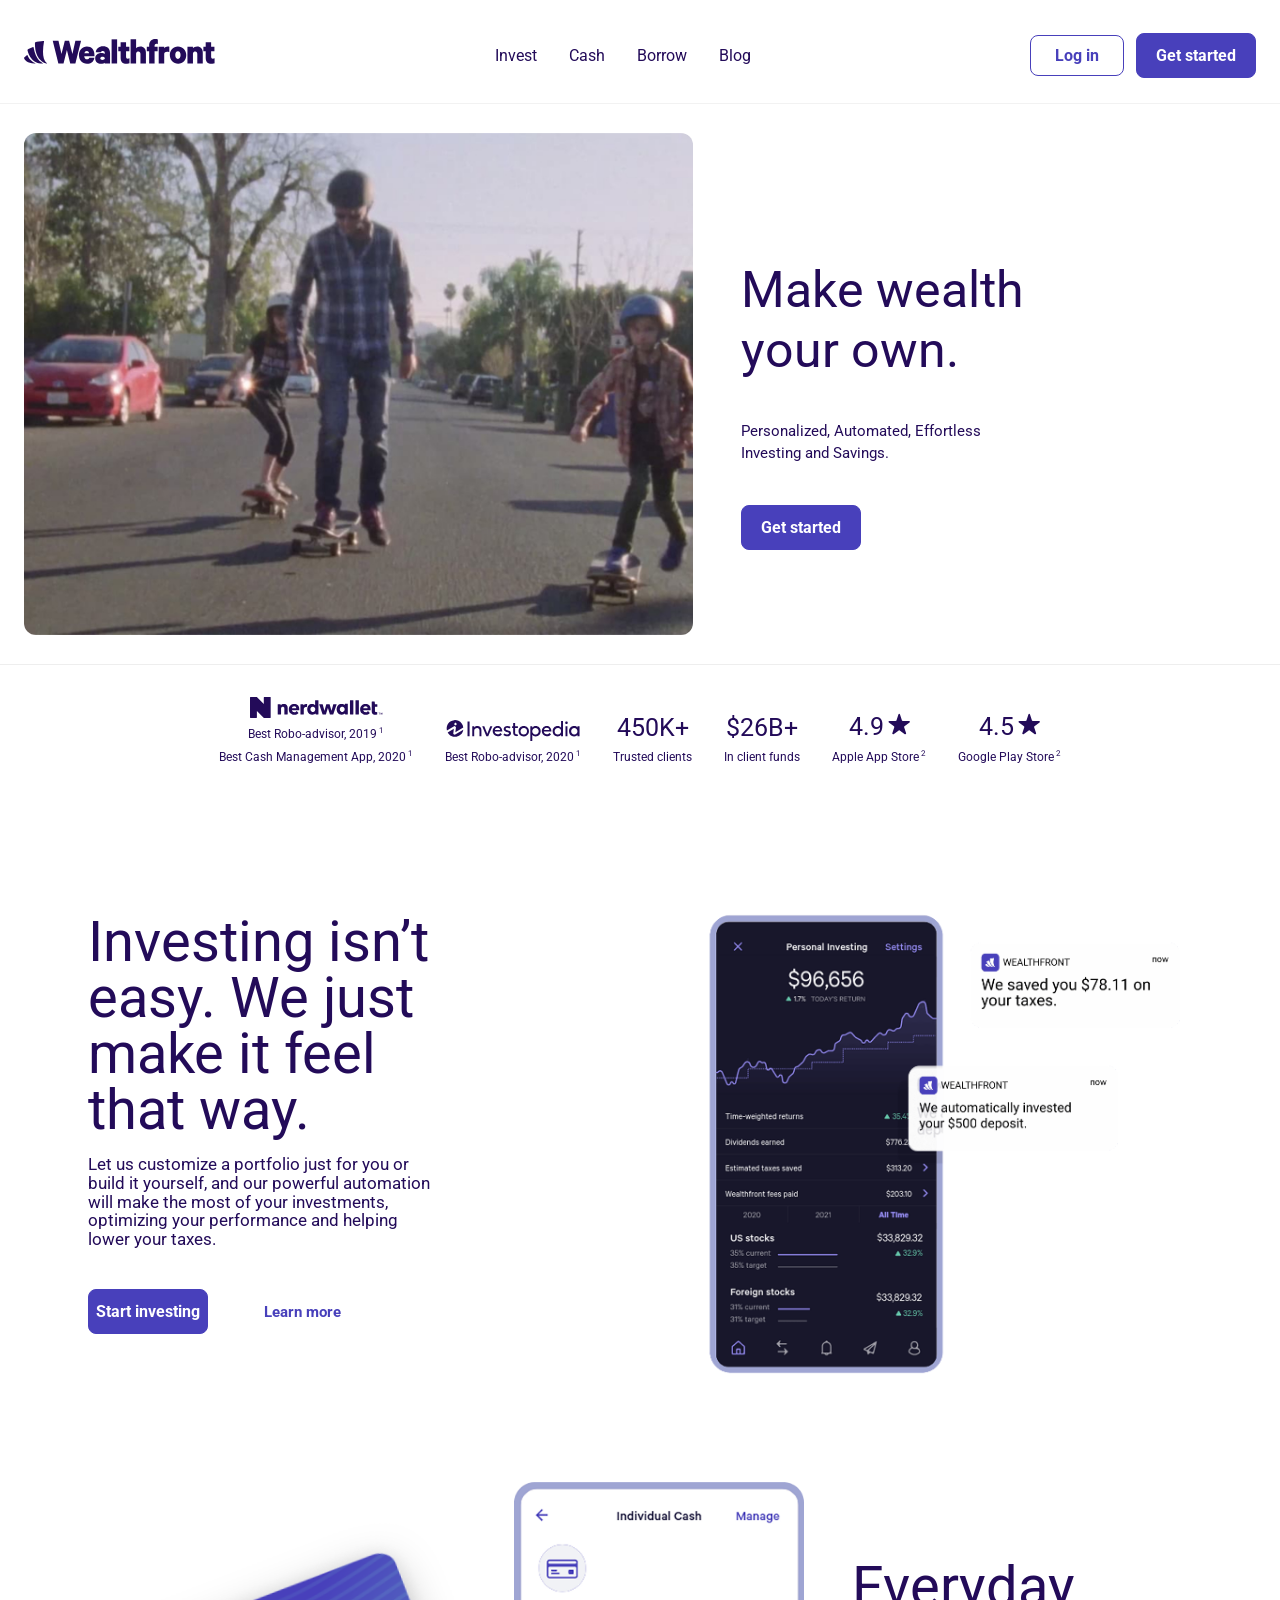
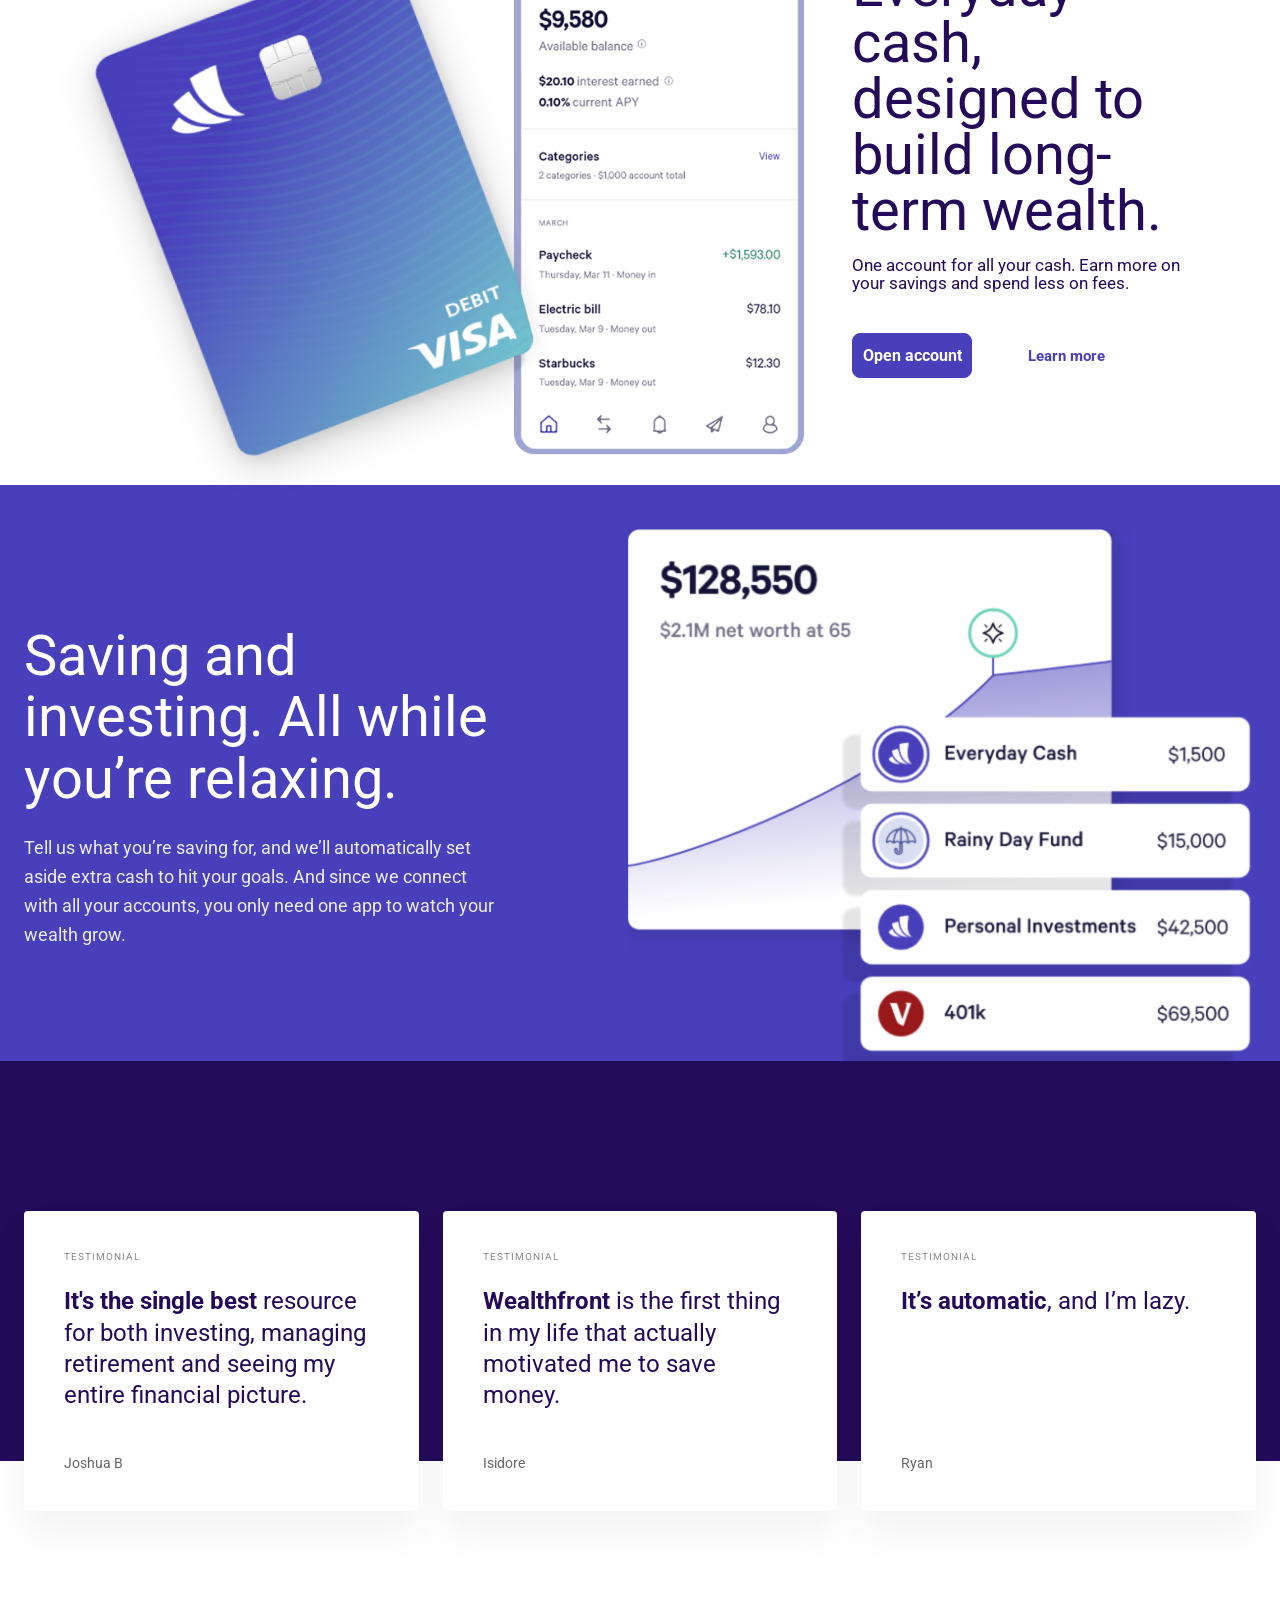
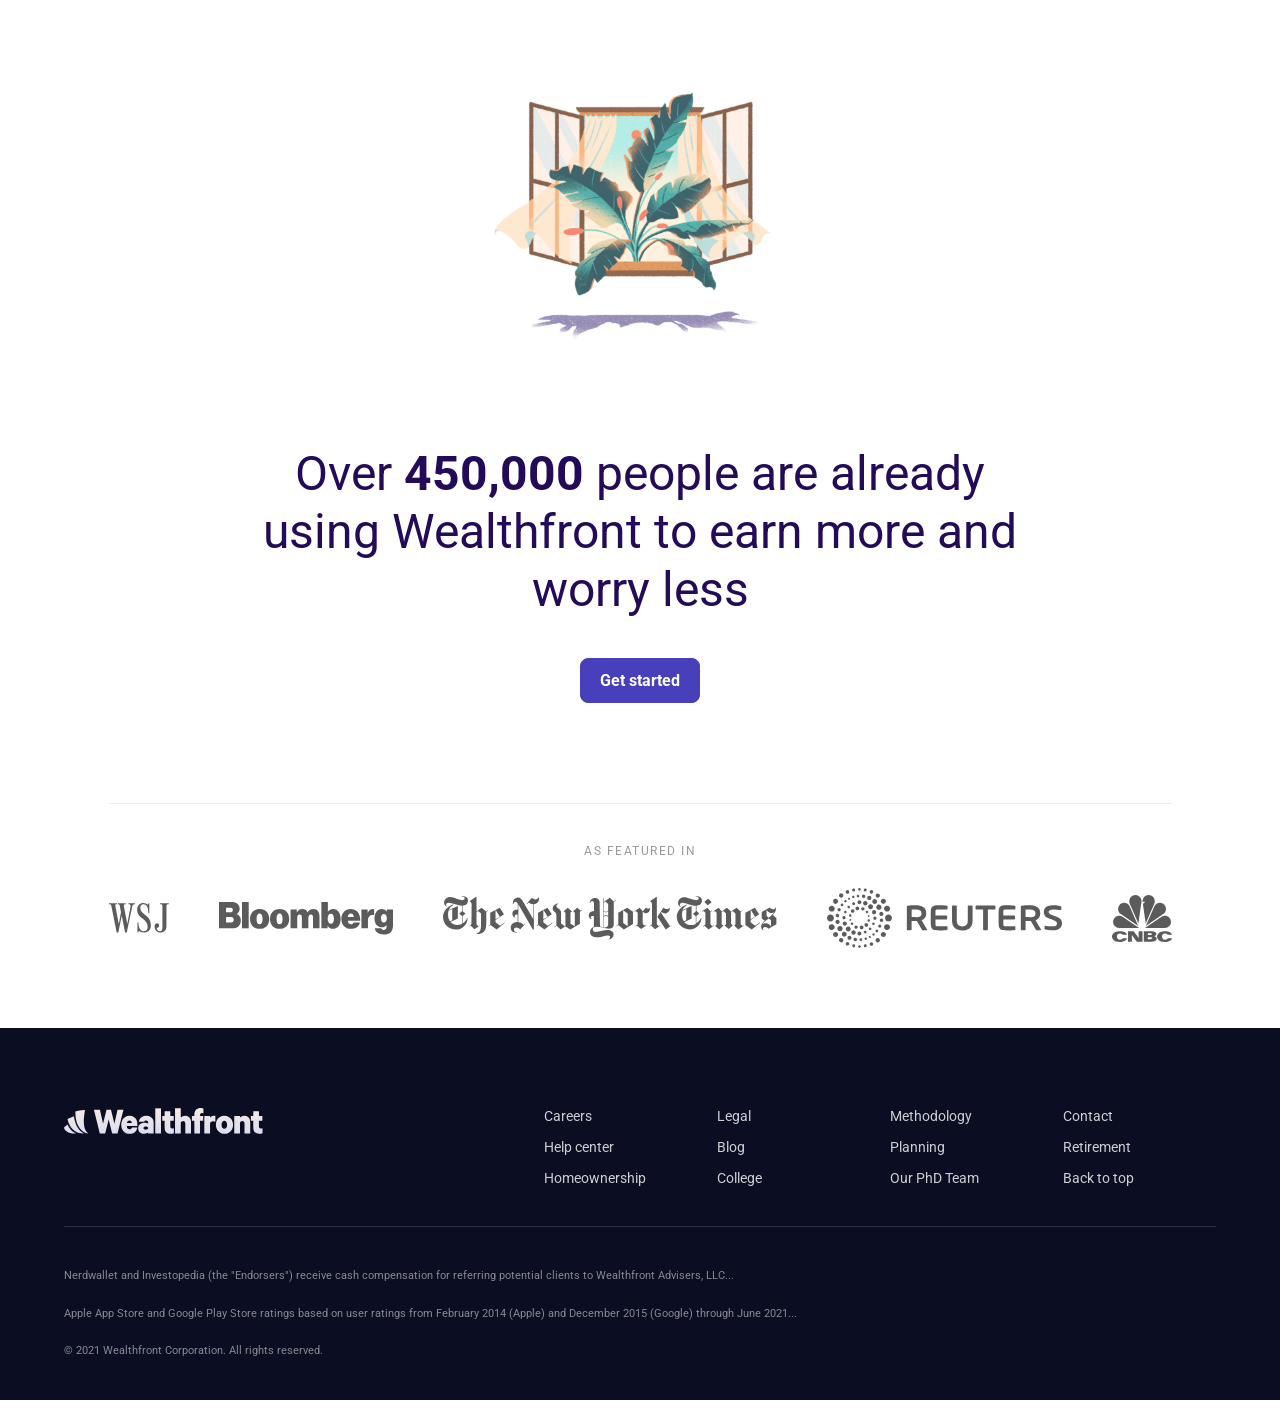
<file: index.html>
<!doctype html>
<html lang="ru">
  <head>
    <meta charset="UTF-8" />
    <meta name="viewport" content="width=device-width, initial-scale=1.0" />
    <link rel="stylesheet" href="css/main.css" />
    <title>Wealthfront</title>
  </head>

  <body>
    <div class="grid-container">
      <header class="header">
        <nav class="container nav-container">
          <div class="nav-logo">
            <a href="#" class="logo">
              <img src="img/logosvg.svg" alt="Логотип" />
            </a>
          </div>
          <ul class="nav-menu">
            <li><a href="#" class="nav-item">Invest</a></li>
            <li><a href="#" class="nav-item">Cash</a></li>
            <li><a href="#" class="nav-item">Borrow</a></li>
            <li><a href="#" class="nav-item">Blog</a></li>
            <li class="mobile-auth">
              <button class="btn-nav btn-login">Log in</button>
              <button class="btn-nav btn-get-started">Get started</button>
            </li>
          </ul>
          <div class="auth-group">
            <button class="btn-nav btn-login">Log in</button>
            <button class="btn-nav btn-get-started">Get started</button>
          </div>

          <!-- Кнопка бургер-меню -->
          <button
            class="burger-btn"
            aria-label="Открыть меню"
            aria-expanded="false"
          >
            <span class="burger-line"></span>
            <span class="burger-line"></span>
            <span class="burger-line"></span>
          </button>
        </nav>
      </header>

      <main>
        <section class="hero-section">
          <div class="container hero-container">
            <div class="hero-image">
              <img src="img/family-skating.jpg" alt="Family skating" />
            </div>
            <div class="hero-content">
              <div class="hero-content-inner">
                <div class="content-title">
                  <h1>Make wealth your own.</h1>
                </div>
                <div class="content-text">
                  Personalized, Automated, Effortless Investing and Savings.
                </div>
                <button class="btn-nav btn-get-started">Get started</button>
              </div>
            </div>
          </div>
        </section>

        <section class="trust-bar">
          <div class="container trust-wrapper">
            <div class="trust-item">
              <img
                class="logo"
                src="img/nerdwallet-logo.svg"
                alt="NerdWallet"
              />
              <p class="stat-label">Best Robo-advisor, 2019<sup>1</sup></p>
              <p class="stat-label">
                Best Cash Management App, 2020<sup>1</sup>
              </p>
            </div>
            <div class="trust-item">
              <img
                class="logo"
                src="img/investopedia-logo.svg"
                alt="Investopedia"
              />
              <span class="stat-label"
                >Best Robo-advisor, 2020<sup>1</sup></span
              >
            </div>
            <div class="trust-item">
              <span class="stat-value">450K+</span>
              <span class="stat-label">Trusted clients</span>
            </div>
            <div class="trust-item">
              <span class="stat-value">$26B+</span>
              <span class="stat-label">In client funds</span>
            </div>
            <div class="trust-item">
              <div class="rating">
                <span class="stat-value">4.9</span>
                <img src="img/star.svg" alt="Star" />
              </div>
              <span class="stat-label">Apple App Store<sup>2</sup></span>
            </div>
            <div class="trust-item">
              <div class="rating">
                <span class="stat-value">4.5</span>
                <img src="img/star.svg" alt="Star" />
              </div>
              <span class="stat-label">Google Play Store<sup>2</sup></span>
            </div>
          </div>
        </section>

        <section class="features-section">
          <div class="container feature-container">
            <div class="feature-row">
              <div class="feature-text">
                <h2>Investing isn’t easy. We just make it feel that way.</h2>
                <p>
                  Let us customize a portfolio just for you or build it
                  yourself, and our powerful automation will make the most of
                  your investments, optimizing your performance and helping
                  lower your taxes.
                </p>
                <div class="feature-buttons">
                  <button class="btn-nav btn-get-started">
                    Start investing
                  </button>
                  <span><a href="#" class="link-more">Learn more</a></span>
                </div>
              </div>
              <div class="feature-visual">
                <img
                  class="floating-img"
                  src="img/smartphone-1.png"
                  alt="Wealthfront App"
                />
              </div>
            </div>
          </div>
          <div class="container feature-container">
            <div class="feature-row reverse">
              <div class="feature-text">
                <h2>Everyday cash, designed to build long-term wealth.</h2>
                <p>
                  One account for all your cash. Earn more on your savings and
                  spend less on fees.
                </p>
                <div class="feature-buttons">
                  <button class="btn-nav btn-get-started">Open account</button>
                  <span><a href="#" class="link-more">Learn more</a></span>
                </div>
              </div>
              <div class="feature-visual">
                <div class="visual-wrapper">
                  <img
                    src="img/visacard.png"
                    alt="Wealthfront Card"
                    class="card-img"
                  />
                  <img
                    src="img/smartphone-2.png"
                    alt="Wealthfront Card"
                    class="phone-img"
                  />
                </div>
              </div>
            </div>
          </div>
        </section>
        <section class="relax-section">
          <div class="container relax-wrapper">
            <div class="relax-content">
              <h2>Saving and investing. All while you’re relaxing.</h2>
              <p>
                Tell us what you’re saving for, and we’ll automatically set
                aside extra cash to hit your goals. And since we connect with
                all your accounts, you only need one app to watch your wealth
                grow.
              </p>
            </div>
            <div class="relax-visual">
              <img src="img/relax-img.png" alt="Relax" />
            </div>
          </div>
        </section>

        <section class="testimonials-section">
          <div class="container">
            <div class="testimonials-grid">
              <div class="testimonial-card">
                <span class="testimonial-label">Testimonial</span>
                <blockquote class="testimonial-text">
                  <strong>It's the single best</strong> resource for both
                  investing, managing retirement and seeing my entire financial
                  picture.
                </blockquote>
                <cite class="testimonial-author">Joshua B</cite>
              </div>

              <div class="testimonial-card">
                <span class="testimonial-label">Testimonial</span>
                <blockquote class="testimonial-text">
                  <strong>Wealthfront</strong> is the first thing in my life
                  that actually motivated me to save money.
                </blockquote>
                <cite class="testimonial-author">Isidore</cite>
              </div>

              <div class="testimonial-card">
                <span class="testimonial-label">Testimonial</span>
                <blockquote class="testimonial-text">
                  <strong>It’s automatic</strong>, and I’m lazy.
                </blockquote>
                <cite class="testimonial-author">Ryan</cite>
              </div>
            </div>
          </div>
        </section>

        <section class="cta-section">
          <div class="container">
            <div class="cta-inner">
              <div class="cta-illustration">
                <img src="img/window-plant.png" alt="Relaxing atmosphere" />
              </div>

              <div class="cta-content">
                <h2>
                  Over <strong>450,000</strong> people are already using
                  Wealthfront to earn more and worry less
                </h2>
                <button class="btn-nav btn-get-started">Get started</button>
              </div>

              <div class="featured-in">
                <span class="featured-label">As featured in</span>
                <div class="press-logos">
                  <img src="img/wsj.svg" alt="WSJ" />
                  <img src="img/bloomberg.svg" alt="Bloomberg" />
                  <img src="img/nyt2.svg" alt="The New York Times" />
                  <img src="img/reuters.svg" alt="Reuters" />
                  <img src="img/cnbc.svg" alt="CNBC" />
                </div>
              </div>
            </div>
          </div>
        </section>
      </main>

      <footer class="footer">
        <!-- <div class="container"> -->
        <div class="footer-inner">
          <div class="footer-top">
            <div class="footer-brand">
              <img
                src="img/logo-white.svg"
                alt="Wealthfront"
                class="footer-logo"
              />
            </div>

            <nav class="footer-nav">
              <div class="footer-column">
                <a href="#">Careers</a>
                <a href="#">Help center</a>
                <a href="#">Homeownership</a>
              </div>
              <div class="footer-column">
                <a href="#">Legal</a>
                <a href="#">Blog</a>
                <a href="#">College</a>
              </div>
              <div class="footer-column">
                <a href="#">Methodology</a>
                <a href="#">Planning</a>
                <a href="#">Our PhD Team</a>
              </div>
              <div class="footer-column">
                <a href="#">Contact</a>
                <a href="#">Retirement</a>
                <a href="#" class="back-to-top">Back to top</a>
              </div>
            </nav>
          </div>

          <hr class="footer-divider" />

          <div class="footer-bottom">
            <p>
              Nerdwallet and Investopedia (the "Endorsers") receive cash
              compensation for referring potential clients to Wealthfront
              Advisers, LLC...
            </p>
            <p>
              Apple App Store and Google Play Store ratings based on user
              ratings from February 2014 (Apple) and December 2015 (Google)
              through June 2021...
            </p>
            <p class="copyright">
              © 2021 Wealthfront Corporation. All rights reserved.
            </p>
          </div>
        </div>

        <!-- </div> -->
      </footer>
    </div>
    <script src="js/menu.js"></script>
  </body>
</html>
</file>
<file: css/main.css>
html {
  box-sizing: border-box;
}

*,
*::before,
*::after {
  box-sizing: inherit;
}

:root {
  --color-primary-dark: #230b59;
  /* Глубокий фиолетовый для текста */
  --color-accent: #4840bb;
  /* Яркий фиолетовый для кнопок */
  --color-accent-darker: #3b32a8;
  /* Акцентный для :hover */
  --color-white: #fff;
  /* Чистый белый */
  --color-border-light: #0000000d;
  --max-width: 1440px;
  --header-height: 96px;
  --transition: all 0.3s ease;
}

@font-face {
  font-family: "Roboto";
  src: url("../fonts/Roboto-Regular.woff2") format("woff2");
  font-weight: 400;
  font-style: normal;
  font-display: swap;
}

@font-face {
  font-family: "Roboto";
  src: url("../fonts/Roboto-Bold.woff2") format("woff2");
  font-weight: 700;
  font-style: normal;
  font-display: swap;
}

body {
  max-width: var(--max-width);
  width: 100%;
  margin-inline: auto;
  /* padding: 0 24px; */
  font-family: "Roboto", -apple-system, sans-serif;
  color: var(--color-primary-dark);
  -webkit-font-smoothing: antialiased;
  text-rendering: optimizeLegibility;
}

main {
  flex: 1;
  min-width: 0;
}

.grid-container {
  display: grid;
  width: 100%;
  max-width: 1312px;
  grid-template-columns: minmax(0, 1fr);
  /*padding-inline: 24px;  Безопасные отступы от краев экрана на мобильных устройствах*/
  grid-template-rows: auto;
  gap: 0;
  /* Убираем отступы между секциями, если они есть */
  margin-inline: auto;
  /* Главные свойства для вертикального центрирования: */
  min-height: 100vh;
  /* Растягивает контейнер минимум на 100% высоты экрана */
  align-content: center;
  /* Сработает, если высота всей страницы меньше высоты экрана */
}

.container {
  width: 100%;
  max-width: 1312px;
  margin-inline: auto;
  padding: 0 24px;
}

.header {
  width: 100%;
  height: var(--header-height);
  background-color: var(--color-white);
  display: grid;
  align-content: center;
  border-bottom: 1px solid var(--color-border-light);
}

.nav-container {
  display: grid;
  grid-template-columns: auto 1fr auto;
  align-items: center;
}

/* Стили для списка ссылок */
.nav-menu {
  justify-self: center;
  display: flex;
  list-style: none;
  /* Убираем маркеры (точки) */
  margin: 0;
  padding: 0;
  gap: 32px;
  /* Расстояние между элементами списка */
}

/* Стили каждой ссылки */
.nav-item {
  text-decoration: none;
  font-size: 16px;
  font-weight: 400;
  line-height: 1.25;
  color: var(--color-primary-dark);
  position: relative;
  transition: color 0.2s ease;
  display: block;
  /* Делаем область клика корректной */
}

/* Эффект при наведении */
.nav-item:hover {
  color: var(--color-accent);
}

/* Опционально: подчеркивание, которое появляется плавно */
.nav-item::after {
  content: '';
  position: absolute;
  width: 0;
  height: 2px;
  bottom: 0;
  left: 0;
  background-color: var(--color-accent);
  transition: width 0.3s ease;
}

.nav-item:hover::after {
  width: 100%;
}

.mobile-auth {
  display: none;
}

/* Контейнер для кнопок */
.auth-group {
  display: flex;
  align-items: center;
  gap: 12px;
  /* Расстояние между кнопками */
}

/* Общие стили для обеих кнопок */
.btn-nav {
  padding: 10px 24px;
  border-radius: 8px;
  /* Скругление из макета */
  font-size: 16px;
  font-weight: 700;
  cursor: pointer;
  transition: background-color 0.2s ease-in-out, color 0.2s ease-in-out, border-color 0.2s ease-in-out, box-shadow 0.2s ease-in-out;
  font-family: inherit;
  display: inline-flex;
  align-items: center;
  justify-content: center;
  text-decoration: none;
}

/* Кнопка "Log in" (Прозрачная с рамкой) */
.btn-login {
  background-color: transparent;
  color: var(--color-accent);
  /* rgba(72, 64, 187, 1) */
  border: 1.5px solid var(--color-accent);
}

.btn-login:hover {
  background-color: rgba(72, 64, 187, 0.05);
  /* Легкий оттенок при наведении */
}

/* Кнопка "Get started" (Залитая) */
.btn-get-started {
  background-color: var(--color-accent);
  /* rgba(72, 64, 187, 1) */
  color: var(--color-white);
  /* rgba(255, 255, 255, 1) */
  border: 1.5px solid var(--color-accent);
  width: 120px;
  /* Фиксированная ширина для единообразия */
  height: 45px;
  /* Фиксированная высота для единообразия */
  white-space: nowrap;
}

.btn-get-started:hover {
  background-color: var(--color-accent-darker);
  /* Чуть темнее при наведении */
  border-color: var(--color-accent-darker);
  box-shadow: 0 4px 12px rgba(72, 64, 187, 0.2);
  /* Мягкая тень */
}

.burger-btn {
    display: none;
    flex-direction: column;
    justify-content: space-between;
    width: 24px;
    height: 18px;
    background: transparent;
    border: none;
    cursor: pointer;
    padding: 0;
    z-index: 1001; /* Чтобы кнопка была поверх открытого меню */
}

.burger-line {
    width: 100%;
    height: 2px;
    background-color: var(--color-primary-dark);
    transition: transform 0.3s ease, opacity 0.3s ease;
}

/* Анимация превращения иконки в крестик (при классе .active) */
.burger-btn.active .burger-line:nth-child(1) {
    transform: translateY(8px) rotate(45deg);
}

.burger-btn.active .burger-line:nth-child(2) {
    opacity: 0;
}

.burger-btn.active .burger-line:nth-child(3) {
    transform: translateY(-8px) rotate(-45deg);
}

.hero-section {
  background-color: var(--color-white);
}

.hero-container {
  display: grid;
  grid-template-columns: 1.3fr 1fr;
  align-items: center;
  min-height: 560px;
  max-width: 1312px;
  gap: 48px;
  width: 100%;
  margin: 0 auto;
  background-color: var(--color-white);
}

/* Добавляем обертку для картинки, чтобы flex работал корректно */
.hero-image {
  width: 100%;
}

.hero-image img {
  display: block; /*убирает лишний отступ у картинок*/
  width: 100%;
  height: auto;
  max-height: 560px;
  object-fit: cover;
  /* Фото заполняет блок без искажений */
  border-radius: 12px;
  /* Опционально: скругление как в современном дизайне */
}

.hero-content {
  display: flex;
  flex-direction: column;
  justify-content: center;
  /* margin-left: 48px; */
}

.hero-content-inner {
  display: flex;
  flex-direction: column;
  width: 100%;
  max-width: 352px;
  /* Оптимальная ширина для чтения, вместо жестких 352px */
}

.content-title h1 {
  font-size: 50px;
  font-weight: 400;
  line-height: 1.2;
  color: var(--color-primary-dark);
  /* Темно-фиолетовый как в Wealthfront */
  margin-bottom: 40px;
}

.content-text {
  font-size: 15px;
  /* Немного крупнее для читабельности */
  line-height: 1.5;
  margin-bottom: 40px;
  width: 100%;
  max-width: 300px;
  /* Ограничиваем длину строки */
}


.trust-bar {
  border-top: 1px solid #eee;
  /* Тонкая линия сверху, если нужно */
}

.trust-wrapper {
  display: grid;
  grid-template-columns: repeat(6, minmax(0, auto));
  justify-content: center;
  justify-items: center;
  align-items: end;
  gap: 24px 32px;
  padding: 32px 24px;
  /* Отступы сверху и снизу */
  min-height: 71px;
  /* Фиксированная высота для всех элементов, чтобы они были на одной линии */
  margin: 0 auto;
  max-width: 1152px;
  width: 100%;
}

.trust-item {
  display: flex;
  flex-direction: column;
  /* Текст под логотипом/цифрой */
  gap: 8px;
  /* Расстояние между элементами внутри */
  align-items: center;
  text-align: center;
}

/* Стили для логотипов */
.logo img {
  height: 25px;
  /* Фиксируем высоту для ровности ряда */
  width: auto;
  margin-bottom: 5px;
  text-align: left;
}

/* Стили для цифр (450K+, $26B+) */
.stat-value {
  font-size: 25px;
  font-weight: 400;
  /* color: #230B59; */
}

/* Стили для мелкого текста */
.stat-label {
  font-family: "Roboto";
  font-size: 12px;
  font-weight: 400;
  /* color: #230B59; */
  line-height: 1.2;
  margin: 0;
}

/* Маленькие цифры сносок */
sup {
  font-size: 8px;
  margin-left: 2px;
}

/* Секция с фичами (три блока с текстом и картинкой) */

.features-section {
  background-color: var(--color-white);
}

.feature-container {
  display: flex;
  align-items: center;
  /* Центрирование по вертикали */
  width: 100%;
  max-width: 1152px;
  /* Тот самый размер из макета */
  /* min-height: 750px; */
  padding: 0 24px;
  
}

.feature-row {
  display: flex;
  justify-content: space-between;
  align-items: center;
  gap: clamp(24px, 4vw, 48px);
  min-width: 0;
  /* Центрирование по вертикали */
  width: 100%;
  max-width: 1152px;
  /* min-height: 750px; */

  /*padding: 0 24px;  Внутренние отступы для мобильных */
}

.feature-row .feature-text {
  /* margin: 0; */
  /* margin-left: 24px; */
  flex: 0 1 352px;
  min-width: 0;
  display: flex;
  flex-direction: column;
  align-items: flex-start;
  justify-content: space-between;
  width: 100%;
  max-width: 352px;
  /* min-height: 425px; */
}

.feature-text h2 {
  font-size: 56px;
  font-weight: 400;
  line-height: 1.0;
  color: var(--color-primary-dark);
  margin: 0;
}

.feature-text p {
  font-size: 17px;
  font-weight: 400;
  line-height: 1.1;
  margin-bottom: 40px;
  color: var(--color-primary-dark);
}

.feature-row .feature-visual {
  flex: 1 1 0;
  min-width: 0;
  width: 100%;
  max-width: 790px;
  /* min-height: 750px; */
  position: relative;
  /* КРИТИЧНО: Теперь .card-img будет позиционироваться внутри этого блока */
  display: flex;
  align-items: center;
  /* Центрируем содержимое по вертикали */
  justify-content: flex-end;
  /* Прижимаем телефон к правому краю */
}

.floating-img {
  display: block;
  width: 100%;
  max-width: 750px;
  height: auto;
  object-fit: contain;
}

.link-more {
  color: var(--color-accent);
  text-decoration: none;
  font-weight: 700;
  font-size: 15px;
  margin-left: 52px;
}

.feature-row.reverse {
  flex-direction: row-reverse;
}

.feature-row.reverse .feature-visual {
  width: 100%;
  max-width: 790px;
  height: auto;
  /* Новая высота */
  display: flex;
  align-items: center;
  justify-content: flex-start;
  /* Выравниваем содержимое по левому краю в реверсивном блоке */
}

.visual-wrapper {
  /* margin-left: 24px; */
  position: relative;
  width: 100%;
  max-width: 790px;
  aspect-ratio: 790 / 700;
}

.feature-row.reverse .feature-text {
  /* margin-right: 24px; */
  align-items: flex-start;
  /*Выравниваем текст по правому краю в реверсивном блоке*/
  max-width: 340px;
  /* Немного уменьшаем ширину текстового блока, чтобы он не был слишком широким */
}



.phone-img {
  position: absolute;
  top: 50%;
  right: 0;
  display: block;
  width: 40.5%;
  /* Ширина будет подбираться автоматически */
  height: auto;
  object-fit: contain;
  transform: translateY(-50%);
}

.card-img {
  position: absolute;
  /* Позволяет накладывать изображение */
  top: 56%;
  /* Центрируем по вертикали */
  left: 32%;
  /* Центрируем по горизонтали */
  width: 60%;
  transform: translate(-50%, -50%) rotate(-11deg);
  filter: drop-shadow(0 10px 20px rgba(0, 0, 0, 0.2));
}

/* Секция Relax*/

.relax-section {
  background-color: var(--color-accent);
  /* Твой rgba(72, 64, 187, 1) */
  color: var(--color-white);
  min-height: 576px;
  overflow: hidden;
  /* Чтобы вылетающие элементы не создавали прокрутку */
}

.relax-wrapper {
  display: grid;
  grid-template-columns: 1fr 1.2fr;
  align-items: center;
  min-height: 576px;
  gap: 80px;
}

.relax-content {
  flex: 1;
}

.relax-content h2 {
  font-size: 56px;
  line-height: 1.1;
  font-weight: 400;
  margin-bottom: 24px;

}

.relax-content p {
  font-size: 18px;
  line-height: 1.6;
  opacity: 0.9;
  max-width: 480px;
}

/* Графическая часть */
.relax-visual {
  flex: 1.2;
  position: relative;
  display: flex;
  justify-content: flex-end;
  align-self: flex-end;
  align-items: flex-end;
  /* Добавьте это для прижимания к низу */
}

.relax-visual img {
  max-width: 100%;
  height: auto;
  /* Чтобы картинка не растягивалась */
  object-fit: contain;
  /* Сохраняем пропорции */
}

/* Секция с отзывами */

.testimonials-section {
  background-color: var(--color-primary-dark);
  /* Темно-фиолетовый фон */
  padding-bottom: 100px;
  /* Оставляем место внизу для "вылета" карточек */
}

.testimonials-grid {
  display: grid;
  grid-template-columns: repeat(3, 1fr);
  gap: 24px;
  /* Сдвигаем всю сетку вниз, чтобы она наполовину вышла за пределы секции */
  transform: translateY(150px);
}

.testimonial-card {
  flex: 1;
  background: white;
  padding: 40px;
  border-radius: 4px;
  /* На макете углы почти острые */
  display: flex;
  flex-direction: column;
  min-height: 300px;
  box-shadow: 0 20px 40px rgba(0, 0, 0, 0.05);
}

.testimonial-label {
  font-size: 10px;
  text-transform: uppercase;
  letter-spacing: 1px;
  color: #888;
  margin-bottom: 24px;
}

.testimonial-text {
  font-size: 24px;
  line-height: 1.3;
  color: var(--color-primary-dark);
  margin: 0;
  flex-grow: 1;
  /* Толкает имя автора вниз */
}

.testimonial-text strong {
  font-weight: 600;
}

.testimonial-author {
  font-style: normal;
  font-size: 14px;
  color: #666;
  margin-top: 30px;
}


/* секция — CTA (Call to Action) */

.cta-section {
  padding: 120px 0 80px;
  /* Большой отступ сверху, чтобы отделить от карточек отзывов */
  text-align: center;
  background-color: var(--color-white);
}

.cta-inner {
  max-width: 1152px;
  margin: 0 auto;
  display: flex;
  flex-direction: column;
  align-items: center;
  justify-content: center;
}

/* Стили для иллюстрации */
.cta-illustration {
  margin-bottom: 60px;
}

.cta-illustration img {
  max-width: 400px;
  /* Ограничиваем размер картинки */
  height: auto;
}

/* Контентная часть */
.cta-content h2 {
  font-size: 48px;
  line-height: 1.2;
  color: var(--color-primary-dark);
  max-width: 800px;
  /* Чтобы заголовок не растягивался в одну длинную строку */
  margin: 0 auto 40px;
  font-weight: 400;
}

.cta-content h2 strong {
  font-weight: 700;
}

/* Логотипы прессы */
.featured-in {
  margin-top: 100px;
  border-top: 1px solid #eee;
  /*Тонкая линия разделения */
  padding-top: 40px;
}

.featured-label {
  display: block;
  font-size: 12px;
  text-transform: uppercase;
  letter-spacing: 1.5px;
  color: #999;
  margin-bottom: 30px;
}

.press-logos {
  display: flex;
  justify-content: center;
  align-items: center;
  gap: 50px;
  flex-wrap: wrap;
}

.press-logos img {
  /* height: 24px;  Выравниваем все логотипы по одной высоте  */
  filter: grayscale(100%);
  opacity: 0.7;
  transition: opacity 0.3s ease;
}

.press-logos img:hover {
  opacity: 1;
}

/* Подвал */
.footer {
  background-color: #0b0e22; /* Очень темный синий из макета */
  color: #ffffff;
  padding: 80px 0 40px;
}

/* Главный контейнер переведен на Flexbox */
.footer-inner {
  display: flex;
  flex-direction: column;
  
  max-width: 1200px; /* Ограничиваем максимальную ширину */
  margin: 0 auto;    /* Центрируем контейнер по горизонтали */
  padding: 0 24px;   /* Боковые безопасные отступы (заменяют трюк с minmax) */
  
  width: 100%;
  box-sizing: border-box;
}

/* --- ВЕРХНЯЯ ЧАСТЬ (Остается Grid) --- */
.footer-top {
  display: grid;
  grid-template-columns: repeat(12, 1fr);
  gap: 20px;
  align-items: start;
  width: 100%;
}

/* Логотип занимает первые 4 колонки */
.footer-logo {
  grid-column: 1 / 5;
}

/* Навигация занимает оставшиеся 8 колонок (с 5 по 13 линию) */
.footer-nav {
  grid-column: 5 / 13;
  display: grid;
  grid-template-columns: repeat(4, 1fr);
  gap: 20px;
}

/* Стили для колонок со ссылками */
.footer-column {
  display: flex;
  flex-direction: column;
  gap: 15px;
}

.footer-column a {
  color: #ffffff;
  text-decoration: none;
  opacity: 0.8;
  font-size: 14px;
  transition: opacity 0.2s;
}

.footer-column a:hover {
  opacity: 1;
}

/* Разделительная линия */
.footer-divider {
  border: none;
  border-top: 1px solid rgba(255, 255, 255, 0.15); /* Прозрачная аккуратная линия */
  margin: 40px 0;
  width: 100%;
}

/* --- НИЖНЯЯ ЧАСТЬ (Остается Flexbox) --- */
.footer-bottom {
  display: flex;
  flex-direction: column;
  gap: 20px;
  width: 100%;
}

.footer-bottom p {
  font-size: 11px;
  line-height: 1.6;
  opacity: 0.5;
  margin: 0;
}

.copyright {
  margin-top: 20px;
  font-size: 12px;
}



  /* ==========================================
   АДАПТИВ (<= 1024px) - ПЕРЕСТРОЕНИЕ
   ========================================== */

@media (max-width: 1024px) {
  .header {
    height: auto;
    padding-block: 20px;
  }

  /* Переводим в 1 колонку, где элементы встают друг под другом */
  .nav-container {
    display: flex;
    flex-direction: column;
    align-items: center;
    gap: 16px;
  }

  /* 2. Центрируем логотип (он тоже первый элемент в сетке) */
  .nav-logo {
    justify-self: center;
  }

  .nav-menu {
    justify-self: center;
    flex-wrap: wrap;
    gap: 16px;
    padding: 0;
    /* Убираем стандартные отступы списка, если есть */
  }

  .auth-group {
    justify-self: center;
    margin-top: 0;
    /* margin лучше заменить на row-gap у родителя */
  }

  .hero-container {
    grid-template-columns: 1fr;
    gap: 32px;
    min-height: auto;
    padding: 48px 0;
  }

  .hero-image,
  .hero-content {
    width: 100%;
    max-width: 760px;
    margin: 0 auto;
    /* Центрирует блок hero-content по центру экрана */
  }

  .hero-content {
    text-align: center;
  }

  .hero-content-inner {
    max-width: 680px;
    margin: 0 auto;
    /* Центрируем внутренний блок */
    display: flex;
    flex-direction: column;
    align-items: center;
    /* Центрирует кнопку и текст по оси Y */
  }

  .content-title h1 {
    font-size: 42px;
    margin-bottom: 30px;
  }

  .content-text {
    max-width: 500px;
    margin: 0 auto 30px;
    font-size: 16px;
  }

  .trust-wrapper {
    /*display: grid;  Убедитесь, что grid включен */
    grid-template-columns: repeat(3, minmax(0, 1fr));
    row-gap: 32px;
    /* Увеличенный отступ между верхним и нижним рядом */
    column-gap: 16px;
    /* Отступ между колонками */
    padding: 24px 0;
    justify-content: center;
    justify-items: center;
  }

  .trust-item {
    display: flex;
    flex-direction: column;
    align-items: flex-start;
    /* Теперь работает: выравнивает контент по левому краю */
    gap: 8px;
    /* Задает аккуратный отступ между логотипом/цифрой и текстом */
  }

  .feature-container {
    flex-direction: column;
    min-height: auto;
    padding: 40px 0;
  }

  .feature-row {
    flex-direction: column;
    align-items: center;
    min-height: auto;
    gap: 40px;
  }

  .feature-row .feature-text {
    flex: 0 1 auto;
    width: 100%;
    max-width: 680px;
  }

  .feature-row .feature-visual {
    flex: 0 1 auto;
    width: 100%;
    max-width: 760px;
  }

  .feature-row.reverse .feature-text {
    flex: 0 1 auto;
    width: 100%;
    max-width: 680px;
  }

  .feature-row.reverse .feature-visual {
    flex: 0 1 auto;
    width: 100%;
    max-width: 760px;
  }

  .feature-buttons {
    display: flex;
    align-items: center;
    justify-content: center;
    gap: 20px;
    flex-wrap: wrap;
    width: 100%;
    /* Гарантирует, что блок растягивается на всю ширину под текстом */
  }

  .feature-row.reverse {
    flex-direction: column;
  }

  .feature-text {
    max-width: 680px;
    align-items: center;
    text-align: center;
  }

  .feature-visual {
    max-width: 760px;
    justify-content: center;
  }

  .card-img {
    position: absolute;
    top: 56%;
    left: 32%;
    margin: 0;
    width: auto;
    max-width: 420px;
    transform: translate(-46%, -48%) rotate(-11deg);
    filter: drop-shadow(0 10px 20px rgba(0, 0, 0, 0.2));
  }

  .phone-img {
    position: absolute;
    top: 50%;
    right: 0;
    max-width: 100%;
    height: auto;
    margin: 0;
    transform: translateY(-50%);
  }

  .relax-wrapper {
    grid-template-columns: 1fr;
    gap: 40px;
    min-height: auto;
    padding: 40px 24px; /* Добавили боковые отступы 20px, чтобы контент не лип к краям */
  }


  .relax-content {
  justify-self: center;
  width: 100%;
  max-width: 680px;
  text-align: center; /* Выравнивает сам текст по центру */
  /* Сбрасываем позиционирование и отступы, если они были в десктопе */
  position: static;
  margin-left: 0;
  transform: none;
  }

  .relax-content h2 {
    font-size: 36px; /* Чуть уменьшаем размер для мобильных/планшетов, чтобы слова не ломались */
    margin-bottom: 16px;
  }

  .relax-content p {
    font-size: 16px;
    max-width: 100%;
  }

  .relax-visual {
    justify-content: center;
    align-items: center;
    width: 100%;
  }

  .testimonials-grid {
  display: grid;
  grid-template-columns: 1fr; /* Карточки идут строго друг под другом */
  gap: 20px;
  transform: none;
  padding-top: 40px;
  justify-items: center; /* Центрирует элементы (карточки) внутри колонки */
  }

  .testimonial-card {
    display: flex;
    flex-direction: column;
    justify-content: space-between; /* Толкает имя автора в самый низ карточки */
    height: 100%;
    width: 100%;
    max-width: 600px; /* Ограничиваем ширину карточки (подберите нужный размер) */
  }

  .cta-inner {
    padding: 0 16px;
  }

  .cta-illustration img {
    max-width: 100%;
  }

  .cta-content h2 {
    font-size: 38px;
  }

  .featured-in {
    margin-top: 60px;
  }

  .press-logos {
    gap: 30px;
  }

 
  /* Переводим верхушку на 2 колонки вместо 12 */
  .footer-top {
    grid-template-columns: 1fr 1fr; 
    gap: 32px;
  }

  /* Сбрасываем жесткую привязку к 12-колоночной сетке */
  .footer-logo {
    grid-column: auto;
  }

  /* Навигация занимает 2-ю колонку, а внутри неё ссылки перестраиваются в 2 столбца */
  .footer-nav {
    grid-column: auto;
    grid-template-columns: repeat(2, 1fr); 
    gap: 24px 20px;
  }

/* Разделительная линия и копирайт */
.footer-bottom {
  border-top: 1px solid rgba(255, 255, 255, 0.15); 
  padding-top: 24px;
  display: flex;
  flex-direction: column;
  gap: 16px;
  max-width: 100%;
 }
}


@media (max-width: 768px) {
  body {
    padding: 0 16px;
  }

  .nav-container {
  display: grid;
  grid-template-columns: minmax(0, 1fr) auto;
  align-items: center;
  min-width: 0;
  padding: 16px 0; /* Уменьшаем отступы по краям */
  }

  .nav-logo {
    min-width: 0;
  }

  .nav-logo img {
    max-width: 100%;
    height: auto;
  }

  .hero-image {
    aspect-ratio: 4/3; /* Сохраняем соотношение сторон для мобильных, можно и так 16/9 */
    height: auto;
  }
   /* это предложил gpt 23.08.26 */
  .hero-image img {
    height: auto;
    object-fit: contain;
  }
  
  .content-title h1 {
    font-size: 34px;
  }

  .content-text {
    font-size: 15px;
    margin-bottom: 24px;
  }

  .trust-wrapper {
    grid-template-columns: 1fr;
    gap: 16px;
    padding: 24px 0;
  }

  .feature-container {
    padding: 40px 0;
  }

  .feature-text h2 {
    font-size: 40px;
  }

  .feature-text p {
    font-size: 15px;
  }
  
  .feature-row .feature-visual,
  .feature-row.reverse .feature-visual {
    display: none;
  }
  
  .relax-content h2 {
    font-size: 34px;
  }

  .testimonials-grid {
    grid-template-columns: 1fr;
    transform: none;
  }

  .testimonial-text {
    font-size: 20px;
  }

  .cta-content h2 {
    font-size: 30px;
  }

  .featured-in {
    margin-top: 40px;
    width: 100%;
    min-width: 0;
  }

  .press-logos {
    gap: 20px;
    width: 100%;
    min-width: 0;
  }

  .press-logos img {
    max-width: 100%;
  }

  .footer-nav {
    grid-template-columns: 1fr;
    gap: 16px;
    min-width: 0;
  }

  .footer-top {
    grid-template-columns: minmax(0, 1fr);
    min-width: 0;
  }

  .footer-column {
    min-width: 0;
  }

  .footer-column a {
    overflow-wrap: anywhere;
  }

  .footer-column a {
    font-size: 13px;
  }


  /* 1. Скрываем текстовые ссылки */
  .nav-menu {
    display: flex;
  }

  .auth-group {
    display: none;
  }

  .burger-btn {
        display: flex; /* Показываем кнопку на телефонах */
    }

    .nav-menu {
        position: fixed;
        top: 0;
        right: -100%; /* Прячем меню за правый край экрана */
        width: 80%;
        max-width: 300px;
        height: 100vh;
        background-color: var(--color-white);
        flex-direction: column;
        padding: 100px 32px 32px;
        box-shadow: -10px 0 30px rgba(0, 0, 0, 0.1);
        transition: right 0.3s ease-in-out;
        z-index: 1000;
    }

    /* Состояние открытого меню */
    .nav-menu.active {
        right: 0; /* Выдвигаем меню */
    }

    .mobile-auth {
      display: flex;
      flex-direction: column;
      gap: 12px;
      width: max-content;
      margin-top: 24px;
      list-style: none;
    }

    .mobile-auth .btn-nav {
      width: auto;
      min-width: 0;
      padding: 8px 16px;
      font-size: 14px;
    }

    /* Блокируем прокрутку страницы при открытом меню */
    body.no-scroll {
        overflow: hidden;
    }

  /* 3. Гарантируем, что логотип не съезжает в центр */
  .logo {
    margin: 0;
  }

}

 @media (max-width: 480px) {
  .header {
    height: auto;
    padding: 16px 0;
  }

  .nav-container {
    row-gap: 12px;
  }

  .nav-menu {
    gap: 10px;
  }

  .btn-nav {
    padding: 10px 16px;
    font-size: 14px;
  }

  .content-title h1 {
    font-size: 28px;
    line-height: 1.2;
  }

  .feature-text h2 {
    font-size: 32px;
  }

  .relax-content h2 {
    font-size: 28px;
  }

  .cta-content h2 {
    font-size: 26px;
  }

  .press-logos {
    gap: 14px;
  }

  .footer {
    padding: 40px 10px 20px;
  }

  .footer-inner {
    padding: 0;
  }
}
</file>
